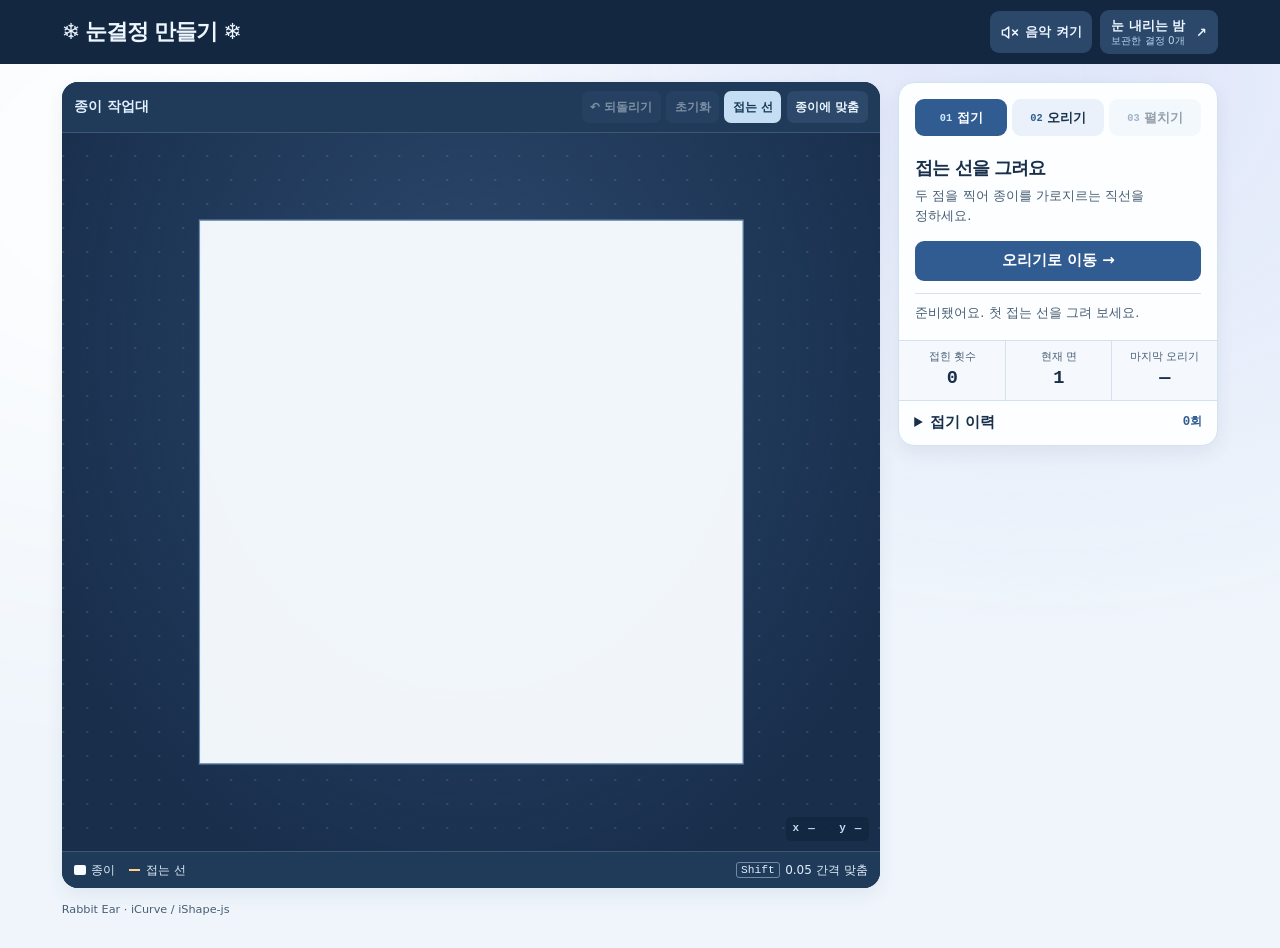
<file: index.html>
<!doctype html>
<html lang="ko">
<head>
  <meta charset="utf-8">
  <meta name="viewport" content="width=device-width, initial-scale=1">
  <meta http-equiv="refresh" content="0; url=./paper-cut-simulator/">
  <title>눈결정 만들기</title>
</head>
<body>
  <p><a href="./paper-cut-simulator/">❄️ 눈결정 만들기 열기 ❄️</a></p>
</body>
</html>
</file>
<file: paper-cut-simulator/style.css>
:root {
  color-scheme: light;
  --ink: #192f49;
  --muted: #485e74;
  --frost: #eff5fb;
  --panel: #fcfeff;
  --line: #d5e2ee;
  --accent: #315c92;
  --night: #142740;
  --mat: #182e4b;
  --mat-trim: #203b59;
  --mat-line: #3d5774;
  --paper: #f8fcff;
  --paper-edge: #698cb0;
  --paper-back: #bad8f2;
  --orange: #ffd085;
  --pink: #ff9cae;
  --mint: #9ce8cf;
  --page-gutter: clamp(12px, 2vw, 28px);
  --mat-size: clamp(390px, calc(100dvh - 182px), 720px);
  --panel-width: clamp(260px, 28vw, 320px);
  --studio-gap: 18px;
  --studio-width: calc(var(--mat-size) * 1.14 + var(--panel-width) + var(--studio-gap) + var(--page-gutter) * 2);
  --control-fill: #eaf1fa;
  font: 15px/1.55 "Malgun Gothic", "Apple SD Gothic Neo", system-ui, sans-serif;
  color: var(--ink);
  background: var(--frost);
}
* { box-sizing: border-box; }
body {
  margin: 0;
  min-height: 100vh;
  background:
    radial-gradient(ellipse at 82% 8%, #dfe6fa 0%, transparent 46%),
    radial-gradient(ellipse at 15% 19%, #fff 0%, transparent 55%),
    var(--frost);
}
[hidden] { display: none !important; }
.sr-only {
  position: absolute;
  width: 1px;
  height: 1px;
  overflow: hidden;
  clip-path: inset(50%);
  white-space: nowrap;
}
button, input { font: inherit; }
button {
  cursor: pointer;
  border: 1px solid var(--line);
  border-radius: 9px;
  color: var(--ink);
  background: var(--panel);
  padding: .58rem .8rem;
  font-weight: 700;
}
button:enabled:hover { border-color: #8babca; background: #ebf4fc; }
button:disabled { cursor: default; opacity: .45; }
:focus-visible { outline: 3px solid #4e97cc; outline-offset: 3px; }
.topbar { color: #edf6ff; background: var(--night); }
.topbar-content {
  display: flex;
  align-items: center;
  justify-content: space-between;
  gap: .6rem;
  max-width: var(--studio-width);
  margin: auto;
  padding: 10px var(--page-gutter);
}
.brand { display: flex; align-items: center; gap: .65rem; }
.brand-mark { flex: none; width: 27px; height: 27px; color: #b9defa; }
.brand h1 { margin: 0; font-size: clamp(1.13rem, 2vw, 1.47rem); line-height: 1.2; letter-spacing: -.055em; }
.project { color: #b9d5ee; font-size: .68rem; }
.eyebrow, .mat-tag { font: 700 .73rem/1.4 ui-monospace, Consolas, monospace; letter-spacing: .11em; }
.eyebrow { color: var(--accent); }
.scene-link {
  display: flex;
  align-items: center;
  gap: .7rem;
  padding: .37rem .7rem;
  flex: none;
  text-align: left;
  color: #edf6ff;
  border-color: transparent;
  background: #2b486b;
  font-size: .86rem;
  line-height: 1.35;
}
.scene-link:enabled:hover { border-color: transparent; background: #375674; }
#snow-count { display: block; color: #b9d5ee; font-size: .69rem; font-weight: 500; }
.topbar-actions { display: flex; align-items: center; gap: .5rem; }
.music-toggle {
  display: inline-flex;
  align-items: center;
  justify-content: center;
  flex: none;
  gap: .4rem;
  min-height: 42px;
  padding: .45rem .65rem;
  border-color: transparent;
  color: #edf6ff;
  background: #2b486b;
  font-size: .84rem;
  line-height: 1.3;
  white-space: nowrap;
}
.music-toggle:enabled:hover { border-color: transparent; background: #375674; }
.music-toggle[aria-pressed="true"] { background: #375f80; }
.music-toggle svg { width: 19px; height: 19px; fill: none; stroke: currentColor; stroke-width: 1.8; stroke-linecap: round; stroke-linejoin: round; }
.music-waves { display: none; }
.music-toggle:is([data-state="playing"], [data-state="loading"]) .music-waves { display: inline; }
.music-toggle:is([data-state="playing"], [data-state="loading"]) .music-silent { display: none; }
.shell { max-width: var(--studio-width); margin: auto; padding: 18px var(--page-gutter) 14px; }
.workspace { display: grid; grid-template-columns: minmax(0, 1fr) var(--panel-width); gap: var(--studio-gap); align-items: start; }
.workbench, .panel { border-radius: 16px; overflow: hidden; box-shadow: 0 7px 18px #1a365012; }
.workbench { background: var(--mat); color: #e1efff; }
.board-header, .board-footer {
  display: flex;
  flex-wrap: wrap;
  align-items: center;
  gap: .65rem;
  padding: .58rem .85rem;
  background: var(--mat-trim);
}
.board-header { justify-content: space-between; border-bottom: 1px solid var(--mat-line); }
.board-title { margin: 0; font-size: .94rem; font-weight: 700; }
.board-actions { display: flex; flex-wrap: wrap; gap: .38rem; align-items: center; font-size: .8rem; }
.board-actions :is(button, .crease-toggle) {
  display: inline-flex;
  align-items: center;
  min-height: 32px;
  padding: .3rem .55rem;
  border: 0;
  border-radius: 7px;
  background: #2c486a;
  color: #edf6ff;
  font-weight: 700;
}
.board-actions .crease-toggle { cursor: pointer; }
.board-actions :is(button:enabled:hover, .crease-toggle:hover) { background: #3b5e82; }
.board-actions :is(button[aria-pressed="true"], .crease-toggle:has(input:checked)) { color: #173957; background: #c6def4; }
.crease-toggle:has(input:focus-visible) { outline: 3px solid #4e97cc; outline-offset: 3px; }
.mat {
  position: relative;
  aspect-ratio: 1.14;
  background:
    radial-gradient(circle, #c4dfff24 1px, transparent 1.3px) center / 24px 24px,
    radial-gradient(ellipse at 50% 30%, #2c486d, transparent 82%),
    var(--mat);
}
#board { display: block; width: 100%; height: 100%; cursor: crosshair; touch-action: none; user-select: none; }
#board[data-mode="unfold"] { cursor: default; }
#board:focus-visible { outline-offset: -4px; }
#board :is(path, line, polygon, rect, circle) { vector-effect: non-scaling-stroke; }
.mat-tag { position: absolute; right: 11px; bottom: 10px; padding: .3rem .45rem; background: #122740e6; border-radius: 5px; color: #c3dbf2; pointer-events: none; }
.board-footer { border-top: 1px solid var(--mat-line); gap: .5rem .95rem; font-size: .8rem; color: #dfedfb; }
.board-footer span { display: inline-flex; gap: .35rem; align-items: center; }
.workbench:not(:has(#board[data-mode="cut"])) .cut-legend { display: none; }
.legend { width: .75rem; height: .65rem; border-radius: 2px; display: inline-block; }
.legend.paper { background: var(--paper); }
.legend.crease { height: 0; border-top: 2px dashed var(--orange); border-radius: 0; }
.legend.cutter { background: #ff9cae50; border: 1px solid var(--pink); }
.legend.cutter.keep { background: #8dceff5e; border-color: #a0d7ff; }
.legend.handle { border: 1px solid var(--mint); border-radius: 50%; height: .67rem; width: .67rem; }
.snap-hint { margin-left: auto; }
kbd { font: .75rem Consolas, monospace; border: 1px solid #708aa5; border-radius: 3px; padding: .08rem .28rem; }
.panel { background: var(--panel); border: 1px solid var(--line); }
.panel-body { padding: 16px; }
.steps { display: grid; grid-template-columns: repeat(3, 1fr); gap: 5px; }
.steps button { display: flex; align-items: center; justify-content: center; gap: .3rem; padding: .55rem .22rem; font-size: .85rem; }
.steps small { font: 700 .69rem Consolas, monospace; color: var(--accent); }
.panel :is(.steps, .tool-group) button { border: 0; background: var(--control-fill); }
.panel :is(.steps, .tool-group) button:enabled:hover { background: #dbe9f7; }
.panel .steps button[aria-current="step"] { background: var(--accent); color: #fff; }
.steps button[aria-current="step"] small { color: #d4e8fc; }
.instructions { margin: 18px 0 14px; }
.instructions h2 { font-size: 1.19rem; margin: 0 0 .3rem; letter-spacing: -.055em; }
.instructions p, .status { margin: 0; color: var(--muted); font-size: .875rem; word-break: keep-all; }
.tool-group { display: grid; gap: 8px; }
.tool-options { margin: 0; padding: 0; border: 0; min-width: 0; }
.tool-options legend { padding: 0; margin-bottom: 4px; color: var(--muted); font-size: .75rem; font-weight: 700; }
.tool-row, .segmented { display: grid; grid-template-columns: 1fr 1fr; gap: 6px; }
.tool-group button { min-height: 40px; }
.segmented button { padding-inline: .25rem; font-size: .86rem; }
.panel .segmented button[aria-pressed="true"] { background: #cfe3f8; color: #173f66; }
.panel #remove-area[aria-pressed="true"] { color: #812c48; background: #f5dce7; }
.panel .tool-group :is(.primary:enabled, #close-path:enabled) { background: var(--accent); color: #fff; }
.panel .tool-group :is(.primary:enabled, #close-path:enabled):hover { background: #174a72; }
.panel .tool-group .primary:disabled { color: #5d6c83; }
.status { margin-top: 12px; padding-top: .6rem; border-top: 1px solid var(--line); overflow-wrap: anywhere; }
.status.error { color: #872a3d; }
.stats { display: grid; grid-template-columns: repeat(3, minmax(0, 1fr)); background: #f5f9fe; border-block: 1px solid var(--line); }
.stats div { padding: 8px 5px; text-align: center; }
.stats div + div { border-left: 1px solid var(--line); }
.stats span, .history figcaption { display: block; font-size: .73rem; color: var(--muted); }
.stats strong { font: 700 1.24rem/1.45 Consolas, monospace; }
.history { padding: 10px 15px; }
.history summary { cursor: pointer; font-weight: 700; }
.history summary span { float: right; color: var(--accent); font: 700 .83rem/1.8 Consolas, monospace; }
.history-body { display: grid; grid-template-columns: 94px minmax(0, 1fr); align-items: start; gap: 10px; margin-top: 10px; }
.history figure { margin: 0; text-align: center; }
#crease-map { display: block; width: 100%; background: #e9f2fb; border-radius: 6px; }
.history ol { list-style: none; margin: 0; padding: 0; max-height: 114px; overflow: auto; }
.history ol:empty { display: none; }
.history li { color: var(--muted); font-size: .8rem; padding: .28rem 0; border-bottom: 1px solid var(--line); }
.history li.active { font-weight: 700; color: var(--accent); }
.history p { margin: 8px 0 0; font-size: .8rem; color: var(--muted); }
.footer { margin-top: 13px; display: flex; justify-content: space-between; gap: .5rem; color: var(--muted); font-size: .75rem; }
.sheet-guide { fill: none; stroke: #b0cce180; stroke-dasharray: 4 5; }
.sheet { fill: var(--paper); fill-opacity: .97; stroke: var(--paper-edge); stroke-width: 1.2; fill-rule: evenodd; }
.sheet.back { fill: var(--paper-back); }
.sheet.cut-sheet { stroke: none; }
#material-context:not(.keep-preview) { filter: drop-shadow(0 5px 11px #0e21354d); }
.keep-preview { opacity: .24; }
.fold-line { stroke: var(--orange); stroke-width: 2; stroke-dasharray: 6 4; }
.fold-line.past { stroke: #be842f; opacity: .85; }
.fold-point { fill: var(--orange); stroke: #744720; stroke-width: 1.2; }
.fold-side { fill: #d2821f50; }
.cut-draft { fill: none; stroke: #ac314d; stroke-width: 2.3; paint-order: stroke; }
.cut-draft.closed { fill: #ed617b62; fill-rule: evenodd; }
.cut-next { fill: none; stroke: #e77388; stroke-width: 1.5; stroke-dasharray: 4 4; }
#board[data-cut-operation="keep"] .cut-draft { stroke: #3887bd; }
#board[data-cut-operation="keep"] .cut-draft.closed { fill: none; }
#board[data-cut-operation="keep"] .cut-next { stroke: #86c8fb; }
.anchor { fill: #ffbdc8; stroke: #8b2940; stroke-width: 1.3; }
.anchor.start { fill: #a5ead3; stroke: #196c59; stroke-width: 2; cursor: pointer; }
.handle-line { stroke: #166e60; stroke-width: 1.3; stroke-dasharray: 3 4; }
.handle-point { fill: #a8ead6; stroke: #166e60; stroke-width: 1.6; cursor: grab; }
.handle-point:active { cursor: grabbing; }

.name-dialog {
  width: min(380px, calc(100% - 28px));
  padding: 22px;
  border: 1px solid var(--line);
  border-radius: 16px;
  color: var(--ink);
  background: var(--panel);
}
.name-dialog::backdrop { background: #12274080; }
.name-dialog form { display: grid; gap: 8px; }
.name-dialog h2 { margin: 0 0 6px; font-size: 1.2rem; }
.name-dialog label { font-size: .86rem; font-weight: 700; }
.name-dialog input {
  min-width: 0;
  width: 100%;
  padding: .58rem .65rem;
  color: var(--ink);
  background: #fff;
  border: 1px solid var(--line);
  border-radius: 9px;
}
.name-dialog p { margin: 0; font-size: .8rem; color: var(--muted); }
.name-actions { display: grid; grid-template-columns: 1fr 1fr; gap: 8px; margin-top: 8px; }
.name-actions button { border: 0; background: var(--control-fill); }
.name-actions button:enabled:hover { background: #dbe9f7; }
.name-actions .primary { background: var(--accent); color: #fff; }
.name-actions .primary:enabled:hover { background: #174a72; }

.snow-scene {
  position: fixed;
  inset: 0;
  width: 100%;
  height: 100%;
  max-width: none;
  max-height: none;
  margin: 0;
  border: 0;
  padding: clamp(16px, 5vw, 58px);
  overflow: hidden;
  isolation: isolate;
  color: #f0f7ff;
  background:
    radial-gradient(circle, #d7e8ff7a 1px, transparent 1.6px) 4px 20px / 91px 87px,
    radial-gradient(circle, #a3d0f050 1px, transparent 1.6px) 21px 2px / 157px 101px,
    radial-gradient(ellipse at 21% 66%, #36729c95, transparent 55%),
    radial-gradient(ellipse at 85% 2%, #45508690, transparent 56%),
    linear-gradient(#111d36, #1b3755 70%, #496f90);
}
.snow-scene[open] { display: grid; grid-template-rows: auto minmax(0, 1fr) auto; }
body:has(.snow-scene[open]) { overflow: hidden; }
.snow-scene::backdrop { background: #0d1a2b; }
.snow-field, .snow-horizon { position: absolute; pointer-events: none; }
.snow-field { inset: 0; overflow: hidden; z-index: -1; }
.snow-horizon { left: 0; bottom: 0; width: 100%; height: min(39vh, 330px); z-index: -2; }
.flake-defs { position: absolute; }
.falling-flake {
  position: absolute;
  left: var(--x);
  top: -82px;
  width: var(--size);
  height: var(--size);
  fill: #e1f1ff;
  opacity: var(--opacity);
  animation: snowfall var(--duration) var(--delay) linear infinite;
}
.snow-field[data-paused="true"] .falling-flake { animation-play-state: paused; }
@keyframes snowfall {
  from { transform: translate3d(-50%, 0, 0) rotate(-20deg); }
  to { transform: translate3d(calc(-50% + var(--drift)), calc(100dvh + 160px), 0) rotate(var(--spin)); }
}
.snow-header { display: flex; gap: 1rem; justify-content: space-between; align-items: start; }
.snow-header .eyebrow { color: #bad5f6; }
.snow-header h2 { margin: .25rem 0; font-size: clamp(1.85rem, 5vw, 3.8rem); line-height: 1.1; letter-spacing: -.075em; }
.snow-header p { margin: .55rem 0 0; color: #d1e2f7; }
.snow-actions { display: flex; flex-wrap: wrap; gap: .4rem; }
.snow-scene button { color: #eef7ff; background: #122641b8; border-color: #91b0d06e; }
.snow-scene button:enabled:hover { background: #416287; border-color: #a8c7e5; }
.snow-empty {
  align-self: center;
  justify-self: center;
  padding: 1.1rem 1.45rem;
  text-align: center;
  line-height: 1.8;
  border: 1px solid #b4d0ee54;
  border-radius: 16px;
  background: #182f4ac2;
}
.snow-shelf {
  grid-row: 3;
  min-width: 0;
  padding: .7rem .85rem;
  border: 1px solid #91b0d055;
  border-radius: 16px;
  background: #162b44df;
}
.snow-shelf p { margin: 0 0 .42rem; font-size: .83rem; color: #d3e4fb; }
.snow-shelf ul { display: flex; gap: .45rem; overflow-x: auto; list-style: none; padding: .2rem .2rem .4rem; margin: 0; }
.snow-shelf li {
  display: flex;
  align-items: center;
  flex: none;
  gap: .42rem;
  padding: .28rem .42rem;
  border: 1px solid #91b0d047;
  border-radius: 8px;
  background: #96bbdf14;
  font-size: .77rem;
}
.snow-name { max-width: min(16rem, 52vw); overflow-wrap: anywhere; }
.snow-shelf li svg { flex: none; width: 30px; height: 30px; fill: #e7f4ff; }
.snow-shelf li button { flex: none; padding: 0 .28rem; line-height: 1.4; font-size: 1rem; }
@media (max-width: 880px) {
  :root { --studio-gap: 12px; }
  .snap-hint { display: none !important; }
}
@media (max-width: 720px) {
  :root { --studio-width: 600px; }
  .topbar-content { flex-wrap: wrap; }
  .topbar-actions { margin-left: auto; gap: .4rem; }
  .brand { gap: .42rem; }
  .brand-mark { width: 23px; height: 23px; }
  .project { font-size: .62rem; }
  .scene-link { padding-inline: .53rem; gap: .38rem; }
  .shell { padding-top: 11px; }
  .workspace { grid-template-columns: 1fr; }
  .mat { aspect-ratio: 1.06; }
  .board-header, .board-footer { padding-inline: .7rem; }
}
@media (max-width: 680px) {
  .snow-header { flex-direction: column; gap: .7rem; }
  .snow-header p { font-size: .86rem; }
}
</file>
